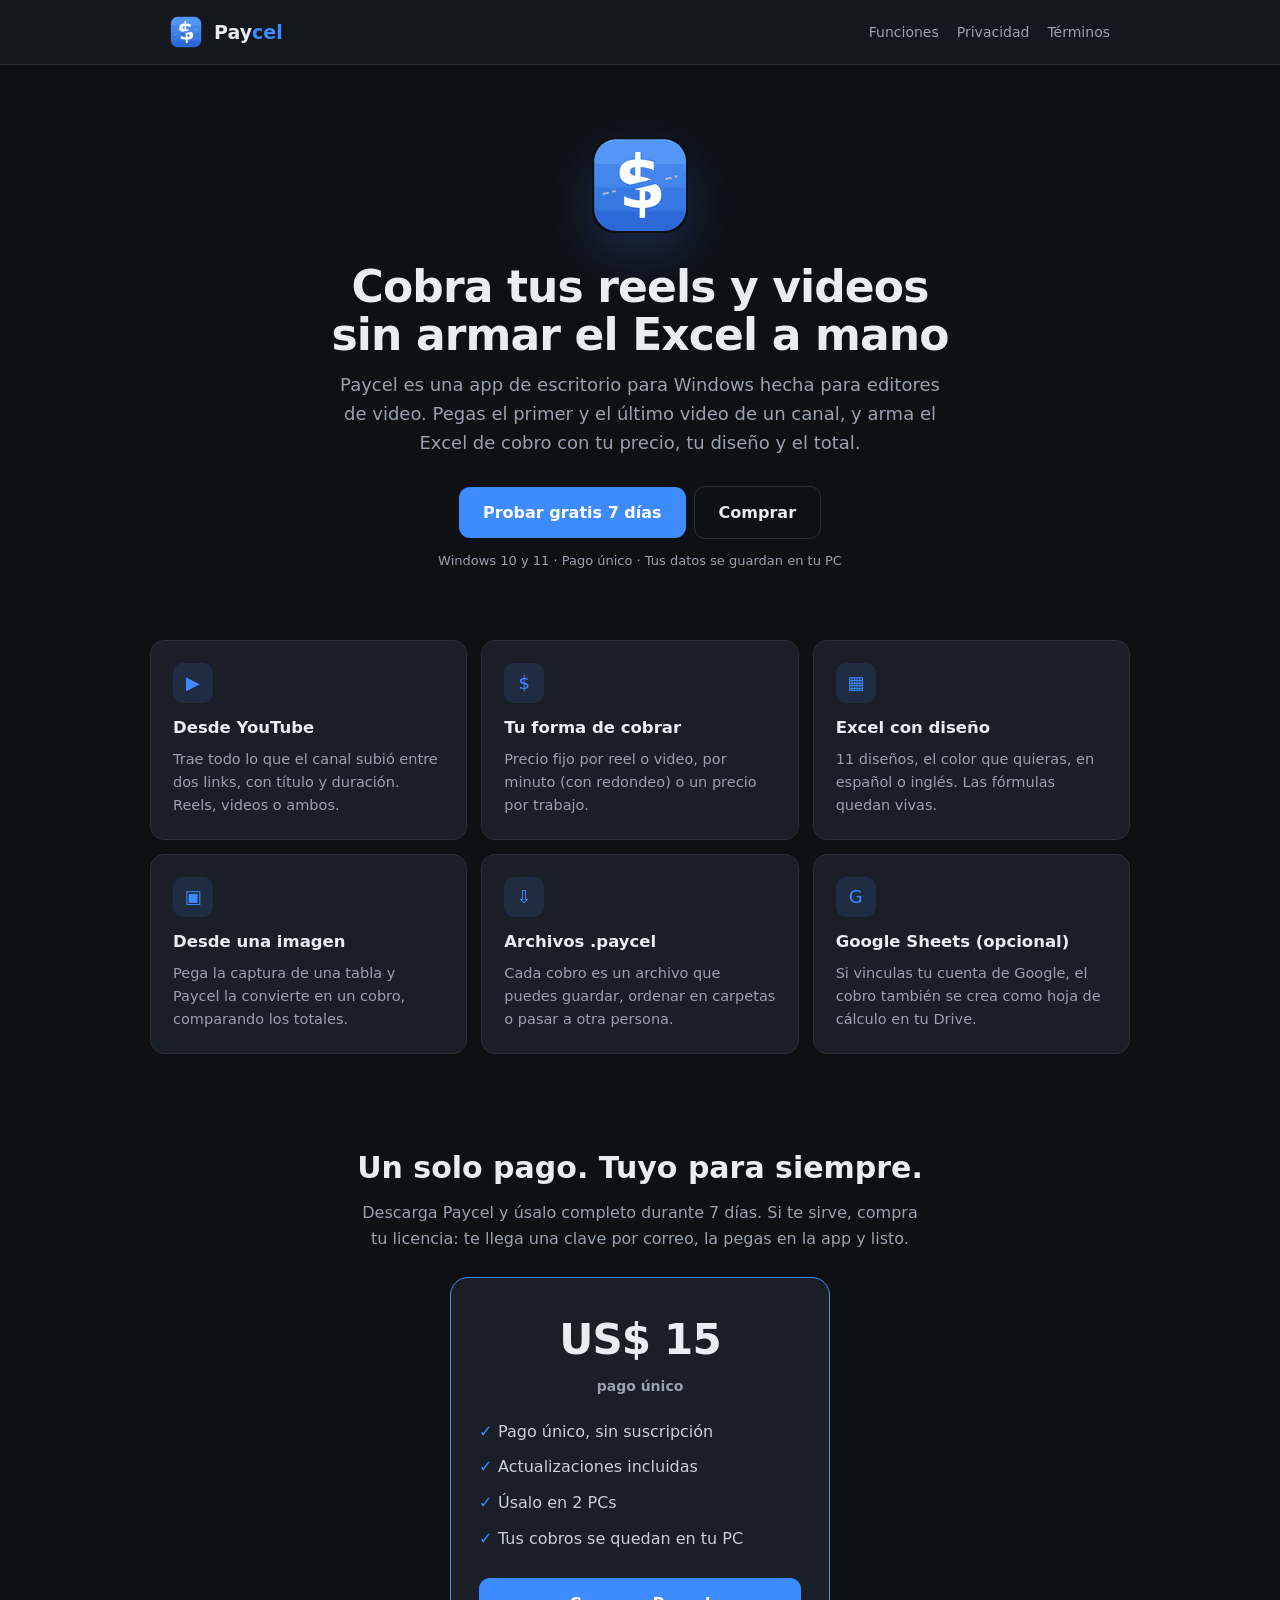
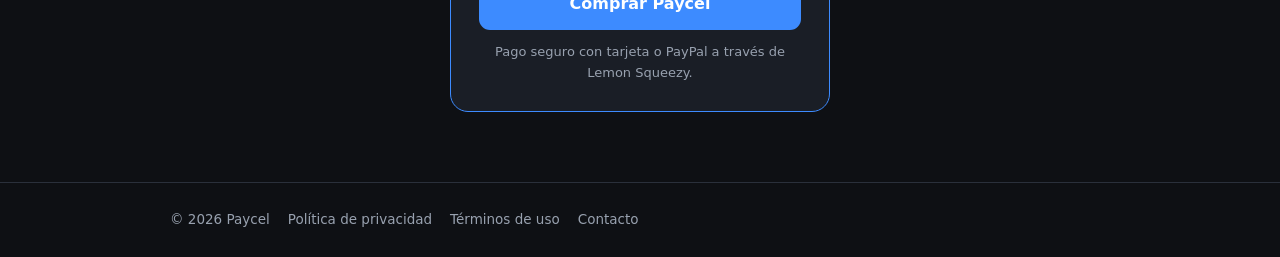
<file: index.html>
<!doctype html>
<html lang="es">
<head>
<meta charset="utf-8">
<meta name="viewport" content="width=device-width,initial-scale=1">
<title>Paycel — Cobros para editores de video</title>
<meta name="description" content="Paycel es una app de escritorio para Windows que arma el Excel de cobro de los reels y videos que editaste.">
<link rel="icon" href="logo.png">
<link rel="stylesheet" href="style.css">
<!-- VERIFICACION_GOOGLE -->
</head>
<body>
<header><div class="wrap"><img src="logo.png" alt="Paycel"><b>Pay<span>cel</span></b>
  <nav><a href="#funciones">Funciones</a><a href="privacidad.html">Privacidad</a><a href="terminos.html">Términos</a></nav></div></header>

<section class="hero"><div class="wrap">
  <img src="logo.png" alt="">
  <h1>Cobra tus reels y videos<br>sin armar el Excel a mano</h1>
  <p>Paycel es una app de escritorio para Windows hecha para editores de video. Pegas el primer y el último video de un canal, y arma el Excel de cobro con tu precio, tu diseño y el total.</p>
  <a class="btn" href="https://github.com/paycelapp/paycelapp.github.io/releases/latest">Probar gratis 7 días</a><a class="btn ghost" href="#comprar">Comprar</a>
  <div class="small">Windows 10 y 11 · Pago único · Tus datos se guardan en tu PC</div>
</div></section>

<section id="funciones"><div class="wrap grid">
  <div class="card"><i>▶</i><h3>Desde YouTube</h3><p>Trae todo lo que el canal subió entre dos links, con título y duración. Reels, videos o ambos.</p></div>
  <div class="card"><i>$</i><h3>Tu forma de cobrar</h3><p>Precio fijo por reel o video, por minuto (con redondeo) o un precio por trabajo.</p></div>
  <div class="card"><i>▦</i><h3>Excel con diseño</h3><p>11 diseños, el color que quieras, en español o inglés. Las fórmulas quedan vivas.</p></div>
  <div class="card"><i>▣</i><h3>Desde una imagen</h3><p>Pega la captura de una tabla y Paycel la convierte en un cobro, comparando los totales.</p></div>
  <div class="card"><i>⇩</i><h3>Archivos .paycel</h3><p>Cada cobro es un archivo que puedes guardar, ordenar en carpetas o pasar a otra persona.</p></div>
  <div class="card"><i>G</i><h3>Google Sheets (opcional)</h3><p>Si vinculas tu cuenta de Google, el cobro también se crea como hoja de cálculo en tu Drive.</p></div>
</div></section>

<section id="comprar"><div class="wrap price">
  <h2>Un solo pago. Tuyo para siempre.</h2>
  <p>Descarga Paycel y úsalo completo durante 7 días. Si te sirve, compra tu licencia: te llega una clave por correo, la pegas en la app y listo.</p>
  <div class="price-card">
    <div class="price-tag">US$ 15 <span class="price-once">pago único</span></div>
    <ul><li>Pago único, sin suscripción</li><li>Actualizaciones incluidas</li><li>Úsalo en 2 PCs</li><li>Tus cobros se quedan en tu PC</li></ul>
    <a class="btn" id="buyBtn" href="https://paycelapp.github.io/#comprar">Comprar Paycel</a>
    <div class="small">Pago seguro con tarjeta o PayPal a través de Lemon Squeezy.</div>
  </div>
</div></section>

<footer><div class="wrap"><span>© 2026 Paycel</span><a href="privacidad.html">Política de privacidad</a><a href="terminos.html">Términos de uso</a><a href="mailto:snowdth13@gmail.com">Contacto</a></div></footer>
</body>
</html>
</file>
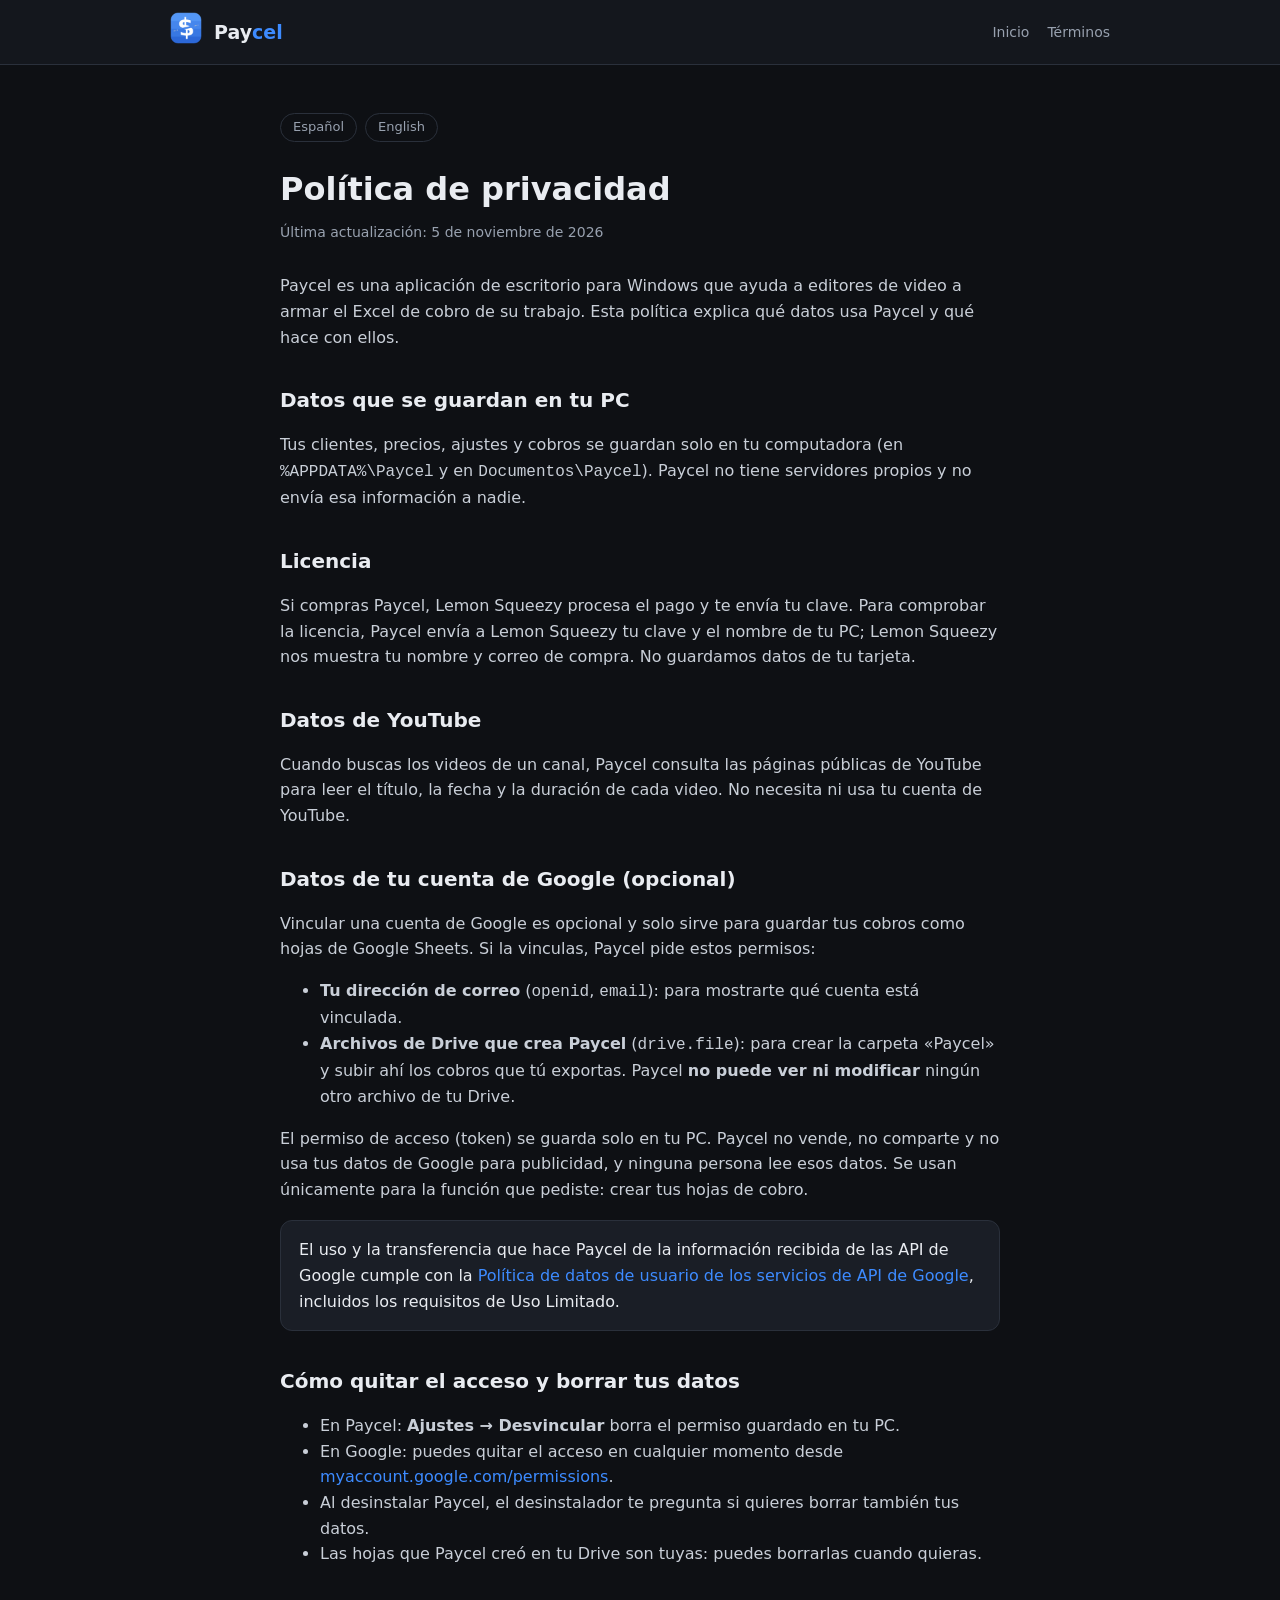
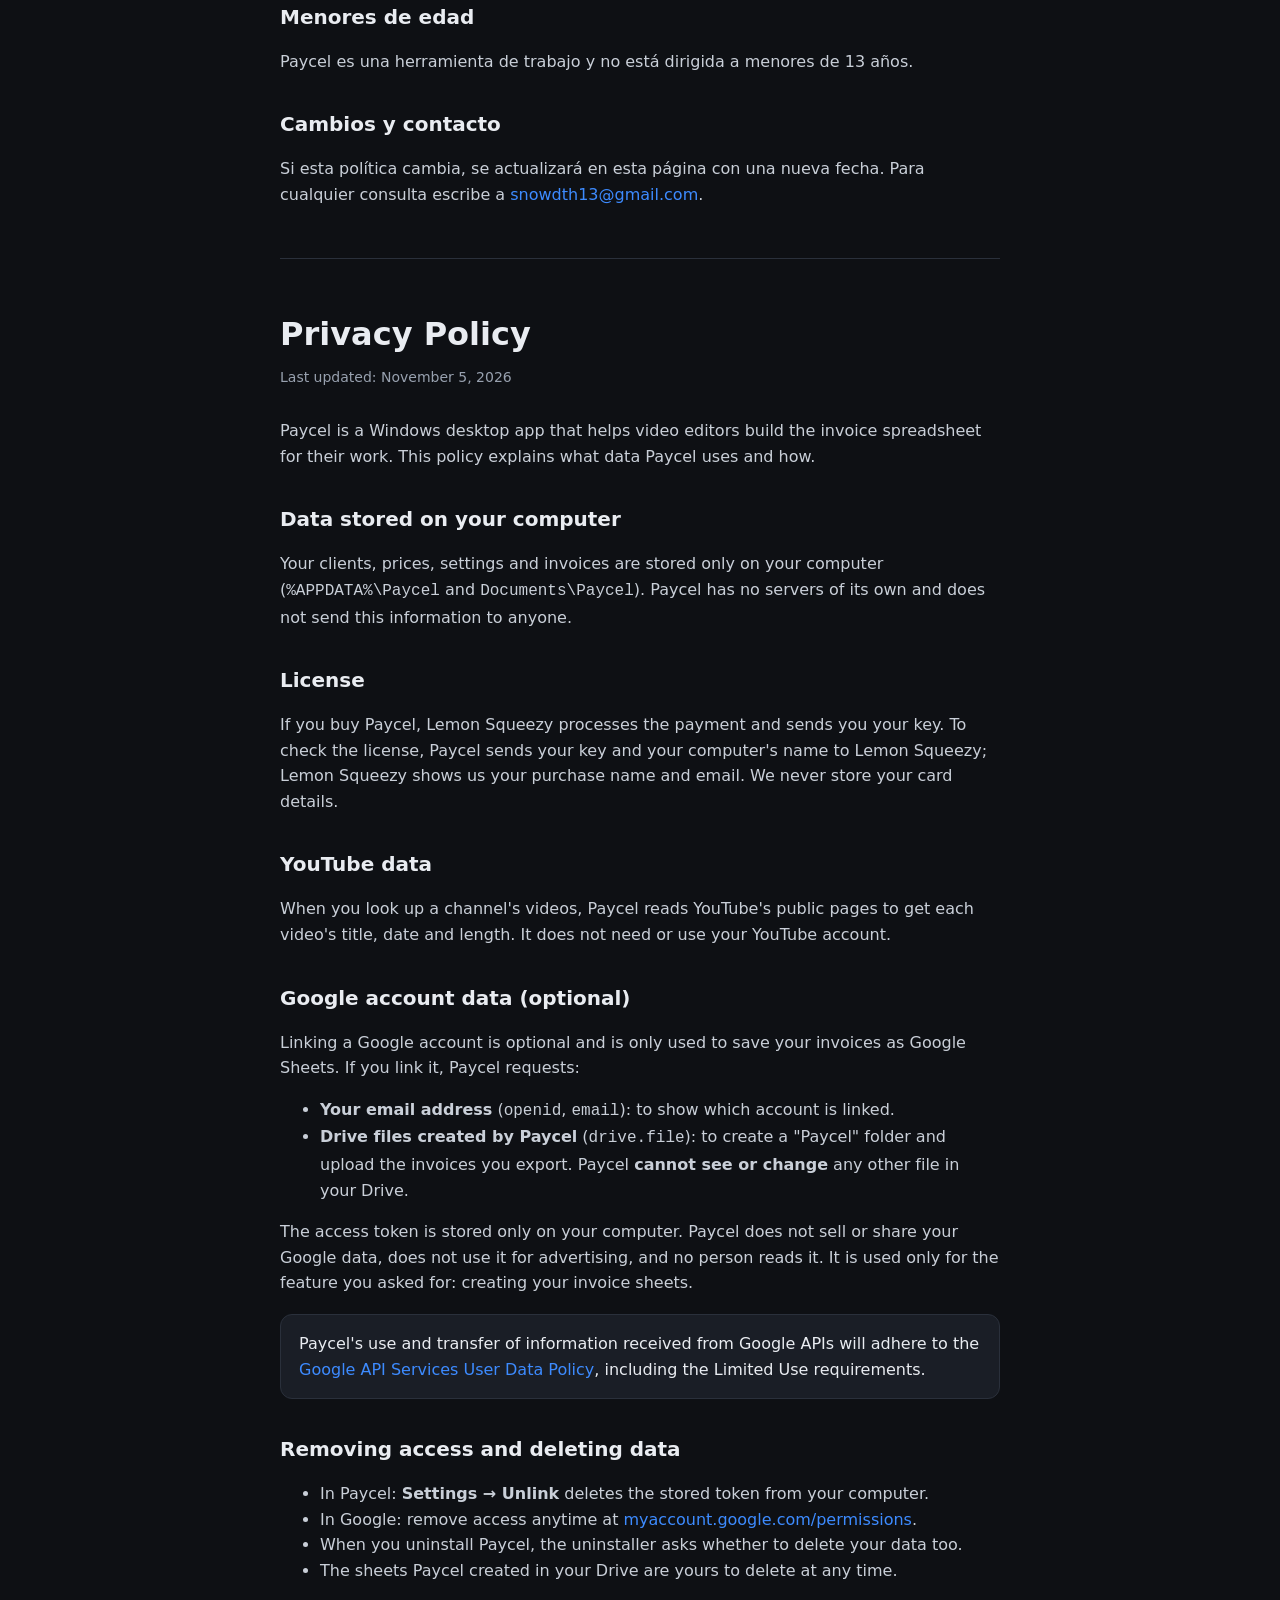
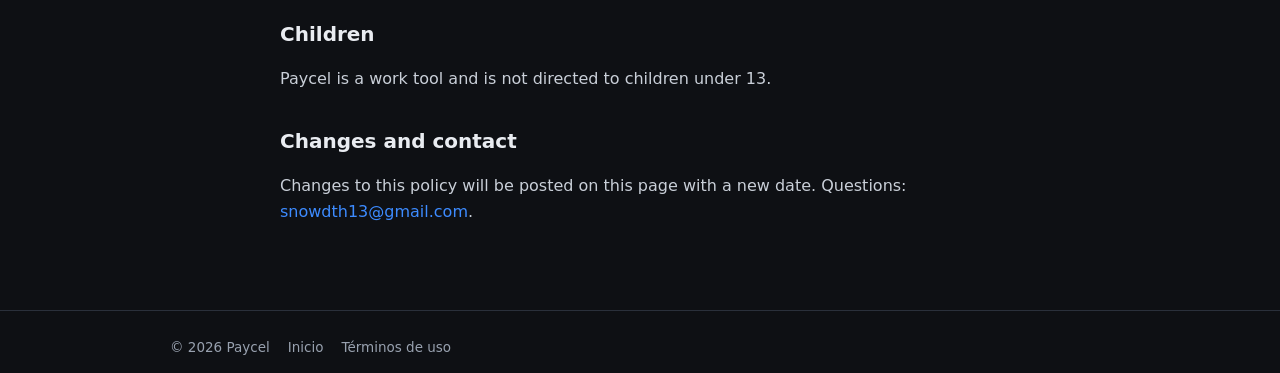
<file: privacidad.html>
<!doctype html>
<html lang="es">
<head>
<meta charset="utf-8">
<meta name="viewport" content="width=device-width,initial-scale=1">
<title>Política de privacidad — Paycel</title>
<link rel="icon" href="logo.png">
<link rel="stylesheet" href="style.css">
</head>
<body>
<header><div class="wrap"><a href="index.html"><img src="logo.png" alt="Paycel"></a><b>Pay<span>cel</span></b>
  <nav><a href="index.html">Inicio</a><a href="terminos.html">Términos</a></nav></div></header>

<main class="doc wrap">
  <div class="lang"><a href="#es">Español</a><a href="#en">English</a></div>

  <section id="es">
  <h1>Política de privacidad</h1>
  <div class="upd">Última actualización: 5 de noviembre de 2026</div>
  <p>Paycel es una aplicación de escritorio para Windows que ayuda a editores de video a armar el Excel de cobro de su trabajo. Esta política explica qué datos usa Paycel y qué hace con ellos.</p>

  <h2>Datos que se guardan en tu PC</h2>
  <p>Tus clientes, precios, ajustes y cobros se guardan solo en tu computadora (en <code>%APPDATA%\Paycel</code> y en <code>Documentos\Paycel</code>). Paycel no tiene servidores propios y no envía esa información a nadie.</p>

  <h2>Licencia</h2>
  <p>Si compras Paycel, Lemon Squeezy procesa el pago y te envía tu clave. Para comprobar la licencia, Paycel envía a Lemon Squeezy tu clave y el nombre de tu PC; Lemon Squeezy nos muestra tu nombre y correo de compra. No guardamos datos de tu tarjeta.</p>

  <h2>Datos de YouTube</h2>
  <p>Cuando buscas los videos de un canal, Paycel consulta las páginas públicas de YouTube para leer el título, la fecha y la duración de cada video. No necesita ni usa tu cuenta de YouTube.</p>

  <h2>Datos de tu cuenta de Google (opcional)</h2>
  <p>Vincular una cuenta de Google es opcional y solo sirve para guardar tus cobros como hojas de Google Sheets. Si la vinculas, Paycel pide estos permisos:</p>
  <ul>
    <li><b>Tu dirección de correo</b> (<code>openid</code>, <code>email</code>): para mostrarte qué cuenta está vinculada.</li>
    <li><b>Archivos de Drive que crea Paycel</b> (<code>drive.file</code>): para crear la carpeta «Paycel» y subir ahí los cobros que tú exportas. Paycel <b>no puede ver ni modificar</b> ningún otro archivo de tu Drive.</li>
  </ul>
  <p>El permiso de acceso (token) se guarda solo en tu PC. Paycel no vende, no comparte y no usa tus datos de Google para publicidad, y ninguna persona lee esos datos. Se usan únicamente para la función que pediste: crear tus hojas de cobro.</p>
  <div class="box">El uso y la transferencia que hace Paycel de la información recibida de las API de Google cumple con la <a href="https://developers.google.com/terms/api-services-user-data-policy">Política de datos de usuario de los servicios de API de Google</a>, incluidos los requisitos de Uso Limitado.</div>

  <h2>Cómo quitar el acceso y borrar tus datos</h2>
  <ul>
    <li>En Paycel: <b>Ajustes → Desvincular</b> borra el permiso guardado en tu PC.</li>
    <li>En Google: puedes quitar el acceso en cualquier momento desde <a href="https://myaccount.google.com/permissions">myaccount.google.com/permissions</a>.</li>
    <li>Al desinstalar Paycel, el desinstalador te pregunta si quieres borrar también tus datos.</li>
    <li>Las hojas que Paycel creó en tu Drive son tuyas: puedes borrarlas cuando quieras.</li>
  </ul>

  <h2>Menores de edad</h2>
  <p>Paycel es una herramienta de trabajo y no está dirigida a menores de 13 años.</p>

  <h2>Cambios y contacto</h2>
  <p>Si esta política cambia, se actualizará en esta página con una nueva fecha. Para cualquier consulta escribe a <a href="mailto:snowdth13@gmail.com">snowdth13@gmail.com</a>.</p>
  </section>

  <hr>

  <section id="en">
  <h1>Privacy Policy</h1>
  <div class="upd">Last updated: November 5, 2026</div>
  <p>Paycel is a Windows desktop app that helps video editors build the invoice spreadsheet for their work. This policy explains what data Paycel uses and how.</p>
  <h2>Data stored on your computer</h2>
  <p>Your clients, prices, settings and invoices are stored only on your computer (<code>%APPDATA%\Paycel</code> and <code>Documents\Paycel</code>). Paycel has no servers of its own and does not send this information to anyone.</p>
  <h2>License</h2>
  <p>If you buy Paycel, Lemon Squeezy processes the payment and sends you your key. To check the license, Paycel sends your key and your computer's name to Lemon Squeezy; Lemon Squeezy shows us your purchase name and email. We never store your card details.</p>
  <h2>YouTube data</h2>
  <p>When you look up a channel's videos, Paycel reads YouTube's public pages to get each video's title, date and length. It does not need or use your YouTube account.</p>
  <h2>Google account data (optional)</h2>
  <p>Linking a Google account is optional and is only used to save your invoices as Google Sheets. If you link it, Paycel requests:</p>
  <ul>
    <li><b>Your email address</b> (<code>openid</code>, <code>email</code>): to show which account is linked.</li>
    <li><b>Drive files created by Paycel</b> (<code>drive.file</code>): to create a "Paycel" folder and upload the invoices you export. Paycel <b>cannot see or change</b> any other file in your Drive.</li>
  </ul>
  <p>The access token is stored only on your computer. Paycel does not sell or share your Google data, does not use it for advertising, and no person reads it. It is used only for the feature you asked for: creating your invoice sheets.</p>
  <div class="box">Paycel's use and transfer of information received from Google APIs will adhere to the <a href="https://developers.google.com/terms/api-services-user-data-policy">Google API Services User Data Policy</a>, including the Limited Use requirements.</div>
  <h2>Removing access and deleting data</h2>
  <ul>
    <li>In Paycel: <b>Settings → Unlink</b> deletes the stored token from your computer.</li>
    <li>In Google: remove access anytime at <a href="https://myaccount.google.com/permissions">myaccount.google.com/permissions</a>.</li>
    <li>When you uninstall Paycel, the uninstaller asks whether to delete your data too.</li>
    <li>The sheets Paycel created in your Drive are yours to delete at any time.</li>
  </ul>
  <h2>Children</h2>
  <p>Paycel is a work tool and is not directed to children under 13.</p>
  <h2>Changes and contact</h2>
  <p>Changes to this policy will be posted on this page with a new date. Questions: <a href="mailto:snowdth13@gmail.com">snowdth13@gmail.com</a>.</p>
  </section>
</main>

<footer><div class="wrap"><span>© 2026 Paycel</span><a href="index.html">Inicio</a><a href="terminos.html">Términos de uso</a></div></footer>
</body>
</html>
</file>
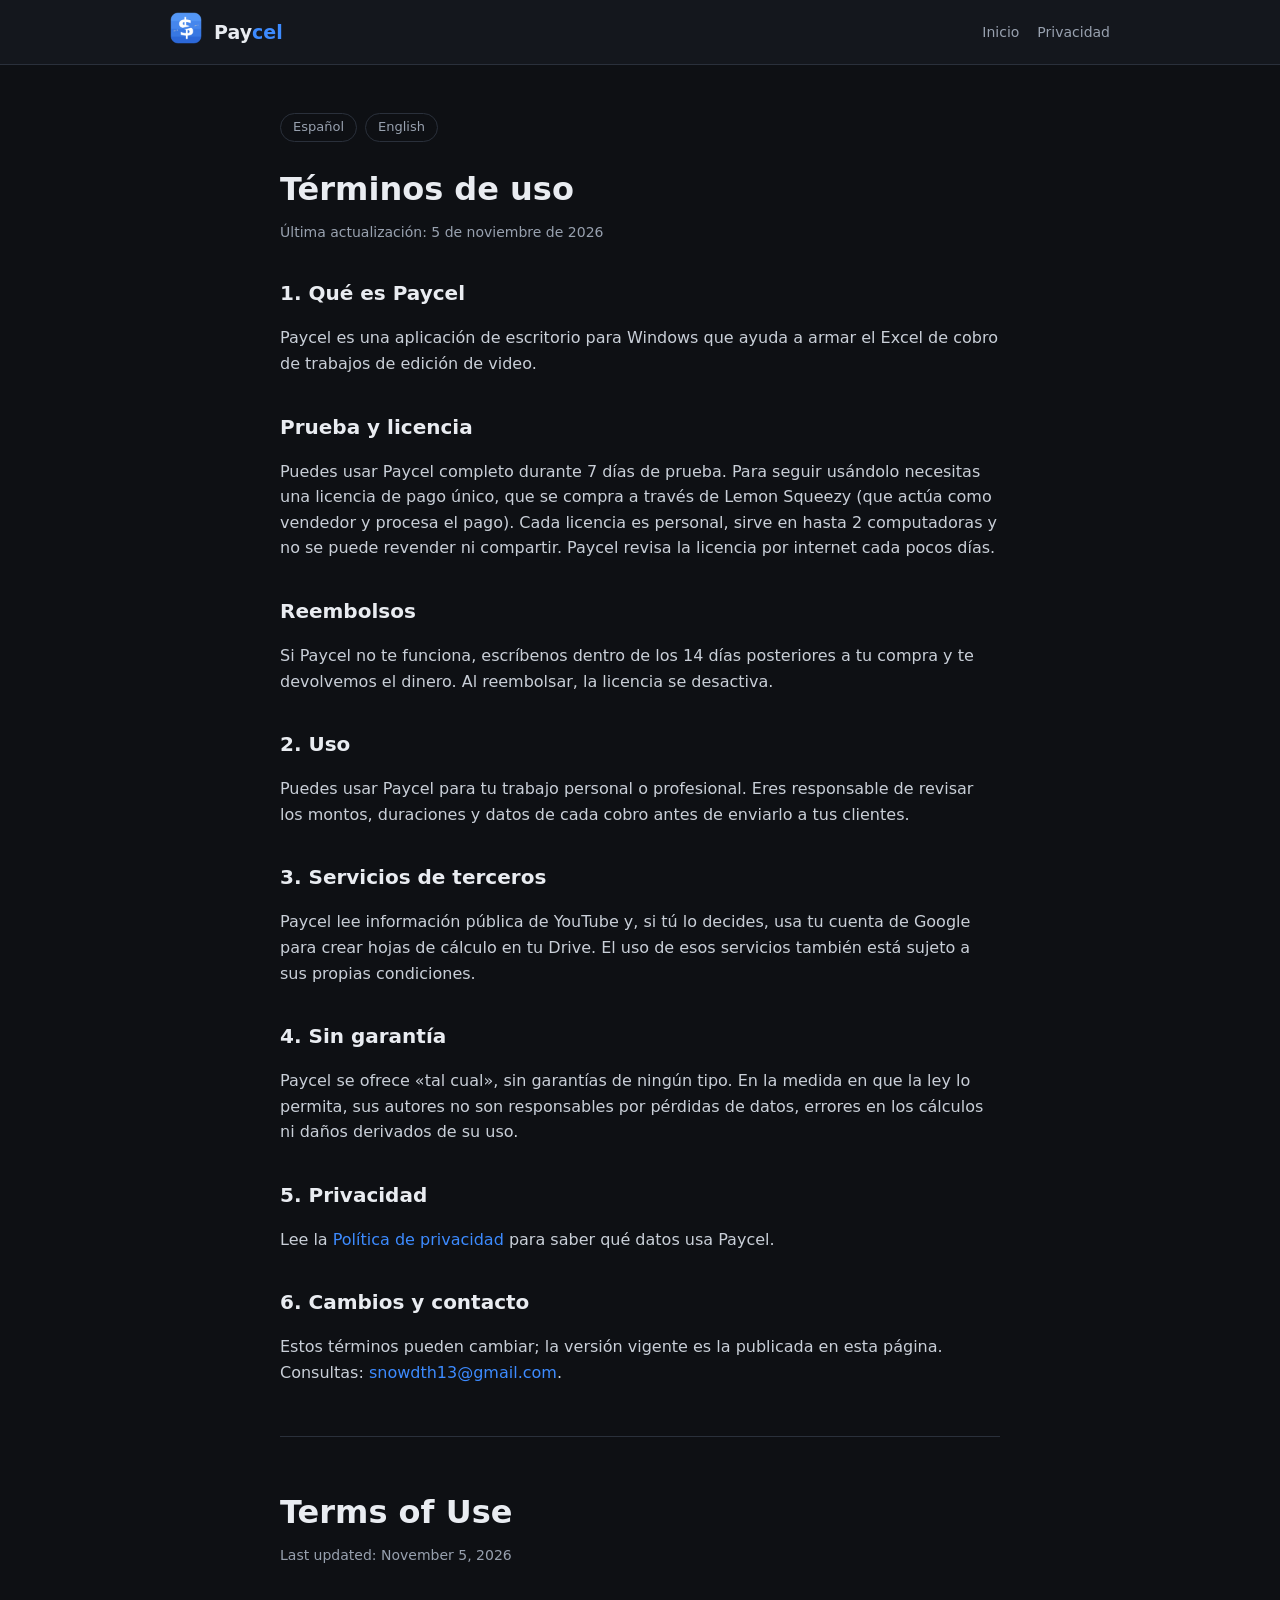
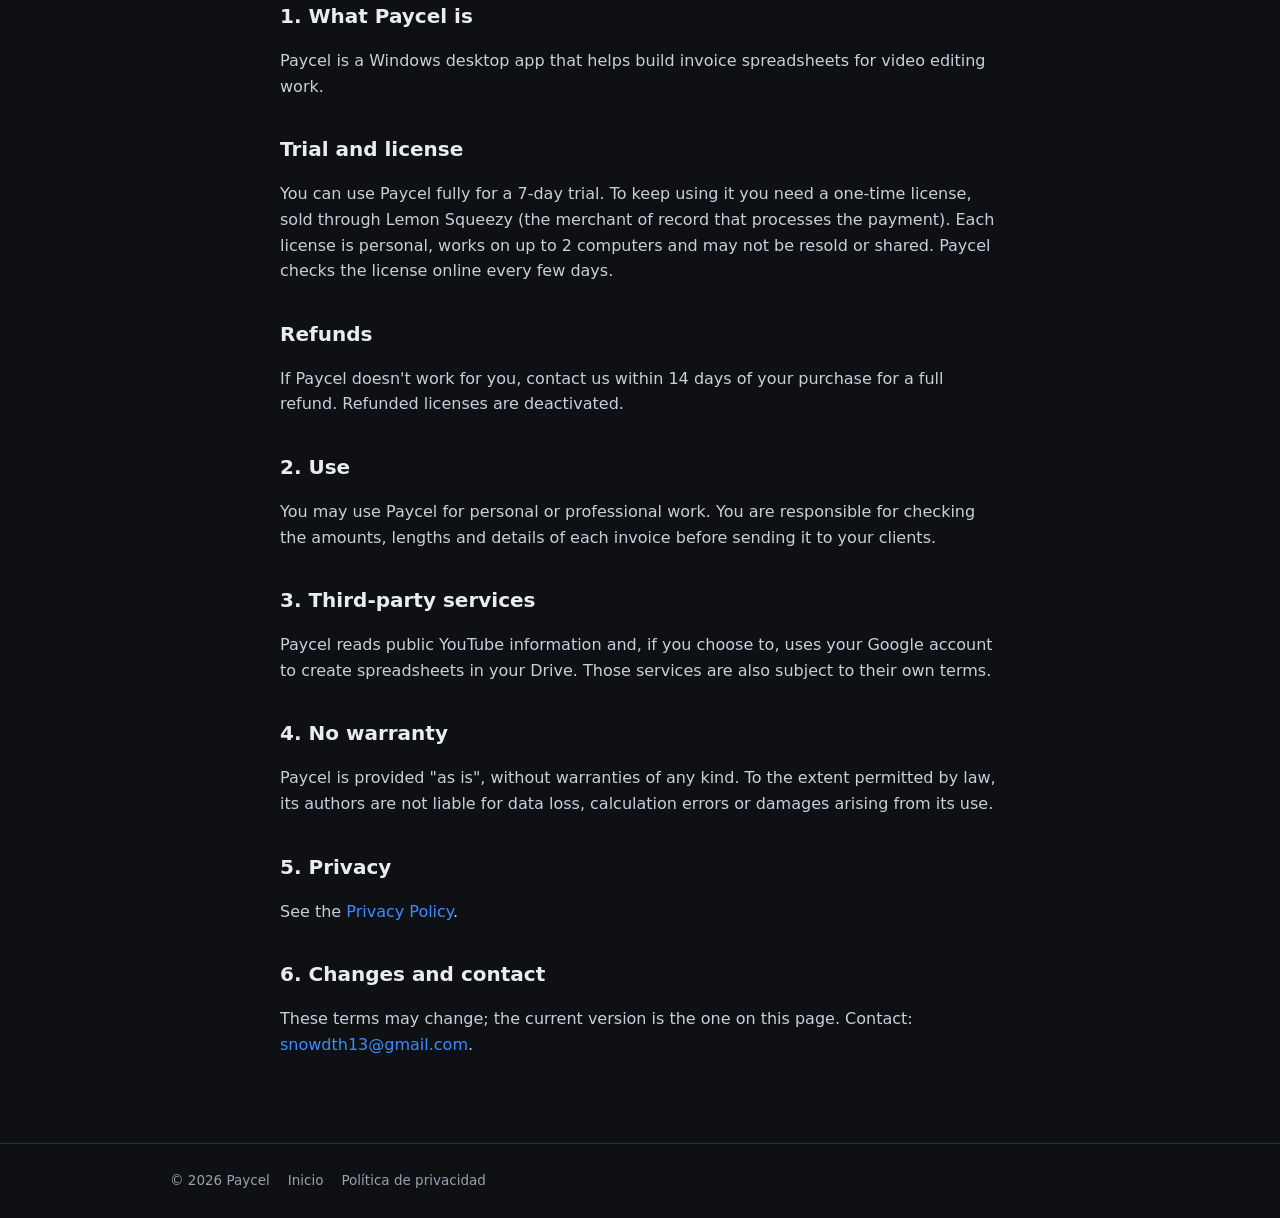
<file: terminos.html>
<!doctype html>
<html lang="es">
<head>
<meta charset="utf-8">
<meta name="viewport" content="width=device-width,initial-scale=1">
<title>Términos de uso — Paycel</title>
<link rel="icon" href="logo.png">
<link rel="stylesheet" href="style.css">
</head>
<body>
<header><div class="wrap"><a href="index.html"><img src="logo.png" alt="Paycel"></a><b>Pay<span>cel</span></b>
  <nav><a href="index.html">Inicio</a><a href="privacidad.html">Privacidad</a></nav></div></header>

<main class="doc wrap">
  <div class="lang"><a href="#es">Español</a><a href="#en">English</a></div>
  <section id="es">
  <h1>Términos de uso</h1>
  <div class="upd">Última actualización: 5 de noviembre de 2026</div>
  <h2>1. Qué es Paycel</h2>
  <p>Paycel es una aplicación de escritorio para Windows que ayuda a armar el Excel de cobro de trabajos de edición de video.</p>
  <h2>Prueba y licencia</h2>
  <p>Puedes usar Paycel completo durante 7 días de prueba. Para seguir usándolo necesitas una licencia de pago único, que se compra a través de Lemon Squeezy (que actúa como vendedor y procesa el pago). Cada licencia es personal, sirve en hasta 2 computadoras y no se puede revender ni compartir. Paycel revisa la licencia por internet cada pocos días.</p>
  <h2>Reembolsos</h2>
  <p>Si Paycel no te funciona, escríbenos dentro de los 14 días posteriores a tu compra y te devolvemos el dinero. Al reembolsar, la licencia se desactiva.</p>
  <h2>2. Uso</h2>
  <p>Puedes usar Paycel para tu trabajo personal o profesional. Eres responsable de revisar los montos, duraciones y datos de cada cobro antes de enviarlo a tus clientes.</p>
  <h2>3. Servicios de terceros</h2>
  <p>Paycel lee información pública de YouTube y, si tú lo decides, usa tu cuenta de Google para crear hojas de cálculo en tu Drive. El uso de esos servicios también está sujeto a sus propias condiciones.</p>
  <h2>4. Sin garantía</h2>
  <p>Paycel se ofrece «tal cual», sin garantías de ningún tipo. En la medida en que la ley lo permita, sus autores no son responsables por pérdidas de datos, errores en los cálculos ni daños derivados de su uso.</p>
  <h2>5. Privacidad</h2>
  <p>Lee la <a href="privacidad.html">Política de privacidad</a> para saber qué datos usa Paycel.</p>
  <h2>6. Cambios y contacto</h2>
  <p>Estos términos pueden cambiar; la versión vigente es la publicada en esta página. Consultas: <a href="mailto:snowdth13@gmail.com">snowdth13@gmail.com</a>.</p>
  </section>
  <hr>
  <section id="en">
  <h1>Terms of Use</h1>
  <div class="upd">Last updated: November 5, 2026</div>
  <h2>1. What Paycel is</h2>
  <p>Paycel is a Windows desktop app that helps build invoice spreadsheets for video editing work.</p>
  <h2>Trial and license</h2>
  <p>You can use Paycel fully for a 7-day trial. To keep using it you need a one-time license, sold through Lemon Squeezy (the merchant of record that processes the payment). Each license is personal, works on up to 2 computers and may not be resold or shared. Paycel checks the license online every few days.</p>
  <h2>Refunds</h2>
  <p>If Paycel doesn't work for you, contact us within 14 days of your purchase for a full refund. Refunded licenses are deactivated.</p>
  <h2>2. Use</h2>
  <p>You may use Paycel for personal or professional work. You are responsible for checking the amounts, lengths and details of each invoice before sending it to your clients.</p>
  <h2>3. Third-party services</h2>
  <p>Paycel reads public YouTube information and, if you choose to, uses your Google account to create spreadsheets in your Drive. Those services are also subject to their own terms.</p>
  <h2>4. No warranty</h2>
  <p>Paycel is provided "as is", without warranties of any kind. To the extent permitted by law, its authors are not liable for data loss, calculation errors or damages arising from its use.</p>
  <h2>5. Privacy</h2>
  <p>See the <a href="privacidad.html">Privacy Policy</a>.</p>
  <h2>6. Changes and contact</h2>
  <p>These terms may change; the current version is the one on this page. Contact: <a href="mailto:snowdth13@gmail.com">snowdth13@gmail.com</a>.</p>
  </section>
</main>
<footer><div class="wrap"><span>© 2026 Paycel</span><a href="index.html">Inicio</a><a href="privacidad.html">Política de privacidad</a></div></footer>
</body>
</html>
</file>
<file: style.css>
:root{--bg:#0E1014;--bg2:#14171D;--card:#1A1E26;--line:#2A303B;--text:#E9ECF1;--muted:#98A1AF;--accent:#3D8BFF;--soft:rgba(61,139,255,.13)}
*{box-sizing:border-box}
body{margin:0;background:var(--bg);color:var(--text);font:16px/1.6 "Inter",system-ui,-apple-system,"Segoe UI",Roboto,sans-serif}
a{color:var(--accent);text-decoration:none}a:hover{text-decoration:underline}
.wrap{max-width:980px;margin:0 auto;padding:0 20px}
header{border-bottom:1px solid var(--line);background:var(--bg2)}
header .wrap{display:flex;align-items:center;gap:12px;height:64px}
header img{width:32px;height:32px;border-radius:8px}
header b{font-size:19px}header b span{color:var(--accent)}
header nav{margin-left:auto;display:flex;gap:18px;font-size:14px}
header nav a{color:var(--muted)}header nav a:hover{color:var(--text);text-decoration:none}
.hero{padding:72px 0 48px;text-align:center}
.hero img{width:96px;height:96px;border-radius:22px;box-shadow:0 20px 60px rgba(61,139,255,.25)}
.hero h1{font-size:44px;line-height:1.1;margin:22px 0 12px;letter-spacing:-.02em}
.hero p{color:var(--muted);font-size:18px;max-width:620px;margin:0 auto 28px}
.btn{display:inline-block;background:var(--accent);color:#fff;font-weight:650;padding:13px 24px;border-radius:11px}
.btn:hover{text-decoration:none;filter:brightness(1.08)}
.btn.ghost{background:none;border:1px solid var(--line);color:var(--text);margin-left:8px}
.small{font-size:13px;color:var(--muted);margin-top:12px}
.grid{display:grid;grid-template-columns:repeat(auto-fill,minmax(270px,1fr));gap:14px;padding:20px 0 60px}
.card{background:var(--card);border:1px solid var(--line);border-radius:14px;padding:22px}
.card i{font-style:normal;display:grid;place-items:center;width:40px;height:40px;border-radius:10px;background:var(--soft);color:var(--accent);font-size:18px;margin-bottom:12px}
.card h3{margin:0 0 6px;font-size:16.5px}.card p{margin:0;color:var(--muted);font-size:14.5px}
.price{text-align:center;padding:30px 20px 70px}.price h2{font-size:30px;margin:0 0 8px}.price>p{color:var(--muted);max-width:560px;margin:0 auto 26px}
.price-card{max-width:380px;margin:0 auto;background:var(--card);border:1px solid var(--accent);border-radius:18px;padding:28px}
.price-tag{font-size:42px;font-weight:800;letter-spacing:-.02em}
.price-card ul{list-style:none;padding:0;margin:16px 0 22px;color:#C9CFD8;text-align:left}.price-card li{padding:5px 0}.price-card li:before{content:"✓  ";color:var(--accent);font-weight:800}
.price-card .btn{display:block}
.doc{max-width:760px;padding:48px 20px 70px}
.doc h1{font-size:32px;margin:0 0 6px}.doc .upd{color:var(--muted);font-size:14px;margin-bottom:30px}
.doc h2{font-size:20px;margin:34px 0 8px}.doc p,.doc li{color:#C9CFD8}
.doc .box{background:var(--card);border:1px solid var(--line);border-radius:12px;padding:16px 18px;margin:18px 0}
.lang{display:flex;gap:8px;margin-bottom:22px}.lang a{border:1px solid var(--line);border-radius:20px;padding:3px 12px;font-size:13px;color:var(--muted)}
hr{border:0;border-top:1px solid var(--line);margin:50px 0}
footer{border-top:1px solid var(--line);color:var(--muted);font-size:13.5px;padding:26px 0}
footer .wrap{display:flex;gap:18px;flex-wrap:wrap}footer a{color:var(--muted)}
@media (max-width:600px){.hero h1{font-size:32px}header nav{gap:12px}.btn.ghost{margin:10px 0 0}}
.price-once{display:block;font-size:14px;font-weight:600;color:var(--muted);letter-spacing:0;margin-top:2px}
</file>
